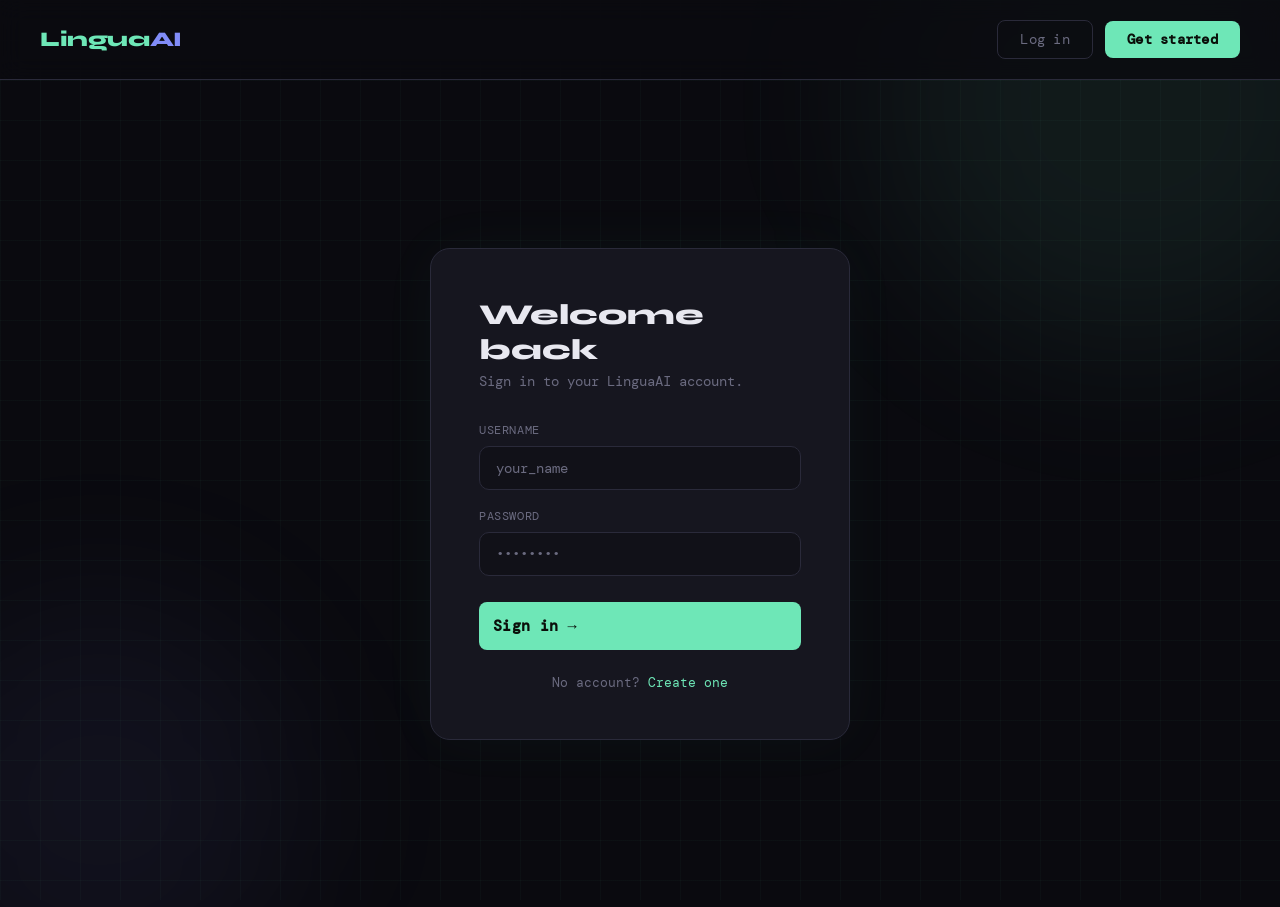
<file: linguaai/frontend/index.html>
<!doctype html>
<html lang="en">
  <head>
    <meta charset="UTF-8" />
    <meta name="viewport" content="width=device-width, initial-scale=1.0" />
    <title>LinguaAI — Voice Assistant</title>
    <link rel="stylesheet" href="static/css/style.css" />
  </head>
  <body>
    <div class="bg-grid"></div>
    <div class="bg-orb orb1"></div>
    <div class="bg-orb orb2"></div>

    <!-- NAV -->
    <nav>
      <div class="logo">Lingua<span>AI</span></div>
      <div class="nav-actions hidden" id="nav-actions">
        <button
          class="btn btn-ghost"
          onclick="window.location.href = 'login.html'"
        >
          Log in
        </button>
        <button
          class="btn btn-primary"
          onclick="window.location.href = 'register.html'"
        >
          Get started
        </button>
      </div>
      <div class="nav-actions" id="nav-user-bar">
        <span class="nav-user">👤 <span id="nav-username"></span></span>
        <button class="btn btn-danger" onclick="logout()">Sign out</button>
      </div>
    </nav>

    <!-- ASSISTANT PAGE -->
    <div class="page" style="position: relative; z-index: 1">
      <div class="assistant-layout">
        <!-- Sidebar -->
        <aside class="sidebar">
          <div class="sidebar-section">
            <h3>Language</h3>
            <select class="lang-select" id="lang-select">
              <option value="en">🇬🇧 English</option>
              <option value="hi">🇮🇳 Hindi</option>
              <option value="pa">🇮🇳 Punjabi</option>
              <option value="ur">🇵🇰 Urdu</option>
              <option value="es">🇪🇸 Spanish</option>
              <option value="fr">🇫🇷 French</option>
              <option value="de">🇩🇪 German</option>
              <option value="it">🇮🇹 Italian</option>
              <option value="pt">🇧🇷 Portuguese</option>
              <option value="ru">🇷🇺 Russian</option>
              <option value="zh-CN">🇨🇳 Chinese</option>
              <option value="ja">🇯🇵 Japanese</option>
              <option value="ko">🇰🇷 Korean</option>
              <option value="ar">🇸🇦 Arabic</option>
              <option value="bn">🇧🇩 Bengali</option>
              <option value="ta">🇮🇳 Tamil</option>
              <option value="te">🇮🇳 Telugu</option>
              <option value="tr">🇹🇷 Turkish</option>
            </select>
          </div>

          <div class="sidebar-section">
            <h3>Status</h3>
            <div class="status-row">
              <div class="status-dot green" id="backend-dot"></div>
              <span id="backend-status">Checking...</span>
            </div>
            <div class="status-row" style="margin-top: 8px">
              <div class="status-dot green" id="mic-dot"></div>
              <span id="mic-status">Mic ready</span>
            </div>
          </div>

          <div
            class="sidebar-section"
            style="
              flex: 1;
              overflow: hidden;
              display: flex;
              flex-direction: column;
            "
          >
            <div
              style="
                display: flex;
                align-items: center;
                justify-content: space-between;
                margin-bottom: 12px;
              "
            >
              <h3 style="margin-bottom: 0">Conversations</h3>
              <button
                class="btn btn-primary"
                style="
                  padding: 4px 12px;
                  font-size: 0.72rem;
                  border-radius: 6px;
                "
                onclick="newChat()"
              >
                + New
              </button>
            </div>
            <div
              class="history-list"
              id="history-list"
              style="overflow-y: auto; flex: 1"
            >
              <div style="font-size: 0.75rem; color: var(--muted)">
                No conversations yet
              </div>
            </div>
          </div>
        </aside>

        <!-- Chat Area -->
        <main class="chat-main">
          <div class="chat-messages" id="chat-messages">
            <div class="empty-state" id="empty-state">
              <div class="empty-icon">🌍</div>
              <h2>Start a conversation</h2>
              <p>
                Type or speak in any language. LinguaAI responds instantly —
                fast and free.
              </p>
              <div class="lang-chips">
                <span class="chip">🇮🇳 Hindi</span>
                <span class="chip">🇮🇳 Punjabi</span>
                <span class="chip">🇪🇸 Spanish</span>
                <span class="chip">🇯🇵 Japanese</span>
                <span class="chip">+ more</span>
              </div>
            </div>
          </div>

          <div class="voice-banner hidden" id="voice-banner">
            <span>🔴</span>
            <span id="voice-text">Listening...</span>
          </div>

          <div class="chat-input-bar">
            <div class="input-row">
              <button
                class="mic-btn"
                id="mic-btn"
                onclick="toggleMic()"
                title="Voice input"
              >
                🎤
              </button>
              <div class="input-wrap">
                <textarea
                  id="chat-input"
                  rows="1"
                  placeholder="Type a message or click 🎤 to speak..."
                  onkeydown="handleKey(event)"
                  oninput="autoResize(this)"
                ></textarea>
              </div>
              <button class="send-btn" id="send-btn" onclick="sendMessage()">
                ➤
              </button>
            </div>
            <div class="input-hint">
              Enter to send · Shift+Enter for new line · 🎤 for voice
            </div>
          </div>
        </main>
      </div>
    </div>

    <script src="static/js/api.js"></script>
    <script src="static/js/auth.js"></script>
    <script src="static/js/voice.js"></script>
    <script src="static/js/chat.js"></script>
    <script>
      const token = localStorage.getItem("lingua_token");
      const username = localStorage.getItem("lingua_user");
      if (!token || !username) {
        window.location.href = "login.html";
      } else {
        document.getElementById("nav-username").textContent = username;
        checkBackendStatus();
      }

      function logout() {
        localStorage.removeItem("lingua_token");
        localStorage.removeItem("lingua_user");
        window.location.href = "login.html";
      }
    </script>
  </body>
</html>
</file>
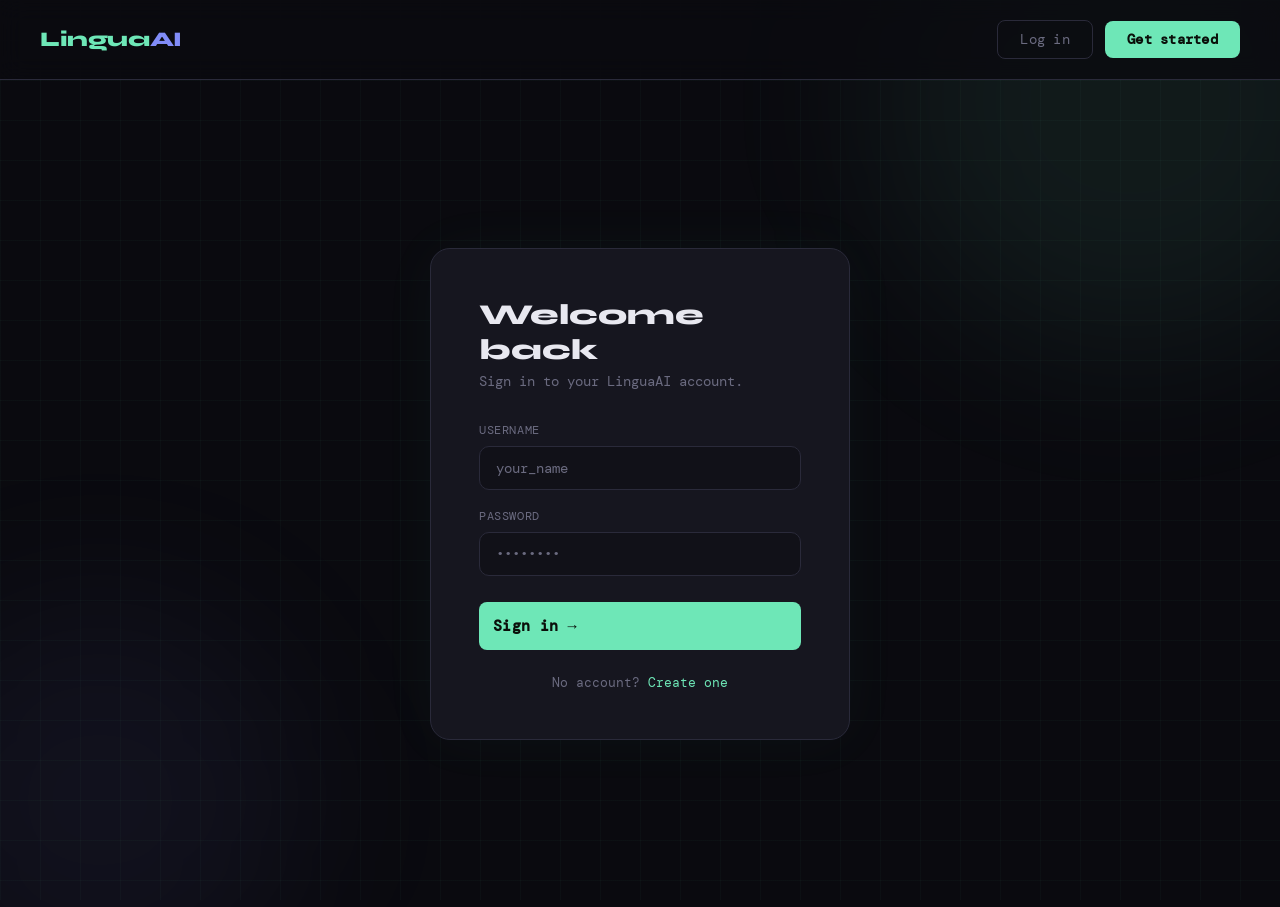
<file: linguaai/frontend/login.html>
<!DOCTYPE html>
<html lang="en">
<head>
  <meta charset="UTF-8" />
  <meta name="viewport" content="width=device-width, initial-scale=1.0" />
  <title>LinguaAI — Login</title>
  <link rel="stylesheet" href="static/css/style.css" />
</head>
<body>
<div class="bg-grid"></div>
<div class="bg-orb orb1"></div>
<div class="bg-orb orb2"></div>
<nav>
  <div class="logo">Lingua<span>AI</span></div>
  <div class="nav-actions">
    <button class="btn btn-ghost" onclick="window.location.href='login.html'">Log in</button>
    <button class="btn btn-primary" onclick="window.location.href='register.html'">Get started</button>
  </div>
</nav>

<div class="page" style="position:relative;z-index:1;">
  <div class="auth-wrapper">
    <div class="auth-card">
      <div class="auth-header">
        <h1>Welcome back</h1>
        <p>Sign in to your LinguaAI account.</p>
      </div>

      <div id="login-alert" class="alert hidden"></div>

      <div class="form-group">
        <label class="form-label">Username</label>
        <input class="form-input" id="login-username" type="text" placeholder="your_name" />
      </div>
      <div class="form-group">
        <label class="form-label">Password</label>
        <input class="form-input" id="login-password" type="password" placeholder="••••••••" />
      </div>

      <button class="btn btn-primary form-submit" onclick="doLogin()">Sign in →</button>

      <div class="form-switch">
        No account? <a href="register.html">Create one</a>
      </div>
    </div>
  </div>
</div>

<script src="static/js/api.js"></script>
<script src="static/js/auth.js"></script>
<script>
  function loginSuccess(token, username) {
    localStorage.setItem('lingua_token', token);
    localStorage.setItem('lingua_user', username);
    window.location.href = 'index.html';
  }
  if (localStorage.getItem('lingua_token')) window.location.href = 'index.html';
</script>
</body>
</html>
</file>
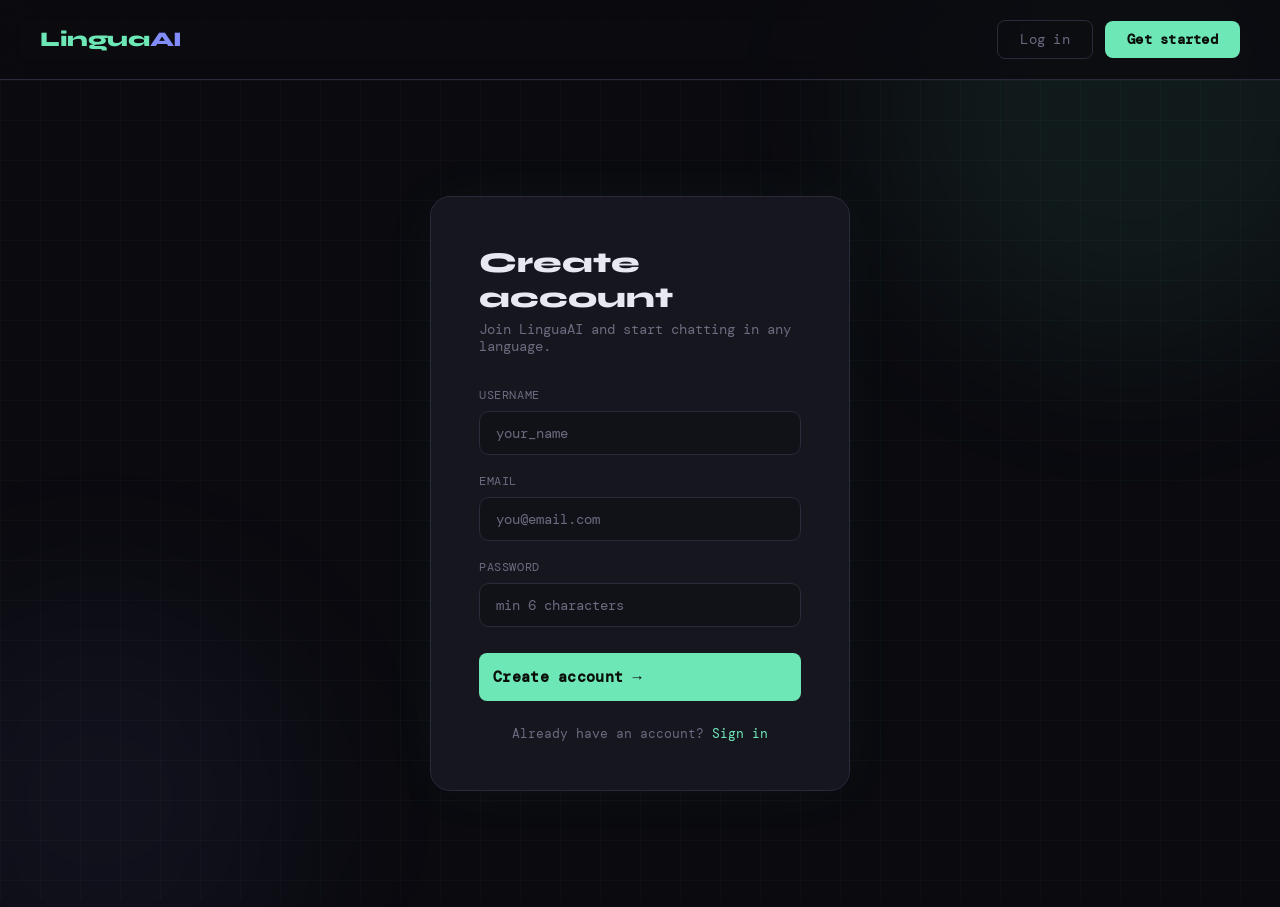
<file: linguaai/frontend/register.html>
<!doctype html>
<html lang="en">
  <head>
    <meta charset="UTF-8" />
    <meta name="viewport" content="width=device-width, initial-scale=1.0" />
    <title>LinguaAI — Register</title>
    <link rel="stylesheet" href="static/css/style.css" />
  </head>
  <body>
    <div class="bg-grid"></div>
    <div class="bg-orb orb1"></div>
    <div class="bg-orb orb2"></div>

    <nav>
      <div class="logo">Lingua<span>AI</span></div>
      <div class="nav-actions">
        <button
          class="btn btn-ghost"
          onclick="window.location.href = 'login.html'"
        >
          Log in
        </button>
        <button
          class="btn btn-primary"
          onclick="window.location.href = 'register.html'"
        >
          Get started
        </button>
      </div>
    </nav>

    <div class="page" style="position: relative; z-index: 1">
      <div class="auth-wrapper">
        <div class="auth-card">
          <div class="auth-header">
            <h1>Create account</h1>
            <p>Join LinguaAI and start chatting in any language.</p>
          </div>

          <div id="register-alert" class="alert hidden"></div>

          <div class="form-group">
            <label class="form-label">Username</label>
            <input
              class="form-input"
              id="reg-username"
              type="text"
              placeholder="your_name"
              autocomplete="off"
            />
          </div>
          <div class="form-group">
            <label class="form-label">Email</label>
            <input
              class="form-input"
              id="reg-email"
              type="email"
              placeholder="you@email.com"
            />
          </div>
          <div class="form-group">
            <label class="form-label">Password</label>
            <input
              class="form-input"
              id="reg-password"
              type="password"
              placeholder="min 6 characters"
            />
          </div>

          <button class="btn btn-primary form-submit" onclick="doRegister()">
            Create account →
          </button>

          <div class="form-switch">
            Already have an account? <a href="login.html">Sign in</a>
          </div>
        </div>
      </div>
    </div>

    <script src="static/js/api.js"></script>
    <script src="static/js/auth.js"></script>
    <script>
      // Override loginSuccess to redirect to assistant page
      function loginSuccess(token, username) {
        localStorage.setItem("lingua_token", token);
        localStorage.setItem("lingua_user", username);
        window.location.href = "index.html";
      }
      // redirect if already logged in
      if (localStorage.getItem("lingua_token"))
        window.location.href = "index.html";
    </script>
  </body>
</html>
</file>
<file: linguaai/frontend/static/css/style.css>
@import url('https://fonts.googleapis.com/css2?family=Syne:wght@400;600;700;800&family=DM+Mono:ital,wght@0,300;0,400;1,300&display=swap');

:root {
  --bg: #0a0a0f;
  --surface: #111118;
  --card: #16161f;
  --border: #2a2a3a;
  --accent: #6ee7b7;
  --accent2: #818cf8;
  --accent3: #fb7185;
  --text: #e8e8f0;
  --muted: #6b6b80;
  --glow: rgba(110,231,183,0.15);
}

* { box-sizing: border-box; margin: 0; padding: 0; }

body {
  font-family: 'DM Mono', monospace;
  background: var(--bg);
  color: var(--text);
  min-height: 100vh;
  overflow-x: hidden;
}

/* ── Background ── */
.bg-grid {
  position: fixed; inset: 0; z-index: 0;
  background-image:
    linear-gradient(rgba(110,231,183,0.03) 1px, transparent 1px),
    linear-gradient(90deg, rgba(110,231,183,0.03) 1px, transparent 1px);
  background-size: 40px 40px;
  pointer-events: none;
}
.bg-orb { position: fixed; border-radius: 50%; filter: blur(80px); pointer-events: none; z-index: 0; }
.orb1 { width:500px;height:500px;background:rgba(110,231,183,0.07);top:-150px;right:-100px; }
.orb2 { width:400px;height:400px;background:rgba(129,140,248,0.06);bottom:-100px;left:-100px; }

.page { position: relative; z-index: 1; }
.hidden { display: none !important; }

/* ── NAV ── */
nav {
  display: flex; align-items: center; justify-content: space-between;
  padding: 20px 40px; border-bottom: 1px solid var(--border);
  background: rgba(10,10,15,0.8); backdrop-filter: blur(12px);
  position: sticky; top: 0; z-index: 100;
}
.logo { font-family: 'Syne', sans-serif; font-weight: 800; font-size: 1.3rem; color: var(--accent); letter-spacing: -0.02em; }
.logo span { color: var(--accent2); }
.nav-actions { display: flex; gap: 12px; align-items: center; }
.nav-user { font-size: 0.75rem; color: var(--muted); border: 1px solid var(--border); border-radius: 999px; padding: 6px 14px; }
.nav-user span { color: var(--accent); }

/* ── Buttons ── */
.btn {
  display: inline-flex; align-items: center; gap: 8px;
  padding: 10px 22px; border-radius: 8px; font-family: 'DM Mono', monospace;
  font-size: 0.85rem; cursor: pointer; transition: all 0.2s; border: none;
  font-weight: 400; letter-spacing: 0.02em;
}
.btn-primary { background: var(--accent); color: #0a0f0a; font-weight: 600; }
.btn-primary:hover { background: #a7f3d0; transform: translateY(-1px); box-shadow: 0 0 20px var(--glow); }
.btn-ghost { background: transparent; color: var(--muted); border: 1px solid var(--border); }
.btn-ghost:hover { border-color: var(--accent); color: var(--accent); }
.btn-danger { background: transparent; color: var(--accent3); border: 1px solid rgba(251,113,133,0.3); }
.btn-danger:hover { background: rgba(251,113,133,0.1); }
.btn:disabled { opacity: 0.4; cursor: not-allowed; transform: none; }

/* ── Auth ── */
.auth-wrapper { display: flex; align-items: center; justify-content: center; min-height: calc(100vh - 73px); padding: 40px 20px; }
.auth-card { background: var(--card); border: 1px solid var(--border); border-radius: 20px; padding: 48px; width: 100%; max-width: 420px; box-shadow: 0 0 60px rgba(110,231,183,0.04); }
.auth-header { margin-bottom: 32px; }
.auth-header h1 { font-family: 'Syne', sans-serif; font-size: 1.8rem; font-weight: 800; color: var(--text); margin-bottom: 6px; }
.auth-header p { color: var(--muted); font-size: 0.85rem; }

.form-group { margin-bottom: 18px; }
.form-label { display: block; font-size: 0.75rem; color: var(--muted); margin-bottom: 8px; letter-spacing: 0.05em; text-transform: uppercase; }
.form-input { width: 100%; background: var(--surface); border: 1px solid var(--border); border-radius: 10px; padding: 12px 16px; color: var(--text); font-family: 'DM Mono', monospace; font-size: 0.9rem; outline: none; transition: border-color 0.2s, box-shadow 0.2s; }
.form-input:focus { border-color: var(--accent); box-shadow: 0 0 0 3px var(--glow); }
.form-input::placeholder { color: var(--muted); }
.form-submit { width: 100%; padding: 14px; font-size: 0.95rem; margin-top: 8px; }
.form-switch { text-align: center; margin-top: 24px; font-size: 0.82rem; color: var(--muted); }
.form-switch a { color: var(--accent); cursor: pointer; text-decoration: none; }
.form-switch a:hover { text-decoration: underline; }

.alert { padding: 12px 16px; border-radius: 8px; font-size: 0.82rem; margin-bottom: 20px; display: flex; align-items: center; gap: 8px; }
.alert-error { background: rgba(251,113,133,0.1); border: 1px solid rgba(251,113,133,0.3); color: #fca5a5; }
.alert-success { background: rgba(110,231,183,0.1); border: 1px solid rgba(110,231,183,0.3); color: var(--accent); }

/* ── Assistant Layout ── */
.assistant-layout { display: grid; grid-template-columns: 280px 1fr; min-height: calc(100vh - 73px); }

.sidebar { background: var(--surface); border-right: 1px solid var(--border); padding: 24px; display: flex; flex-direction: column; gap: 24px; }
.sidebar-section h3 { font-size: 0.7rem; text-transform: uppercase; letter-spacing: 0.1em; color: var(--muted); margin-bottom: 12px; }
.lang-select { width: 100%; background: var(--card); border: 1px solid var(--border); border-radius: 10px; padding: 10px 14px; color: var(--text); font-family: 'DM Mono', monospace; font-size: 0.85rem; outline: none; cursor: pointer; }
.lang-select:focus { border-color: var(--accent); }

.status-row { display: flex; align-items: center; gap: 8px; font-size: 0.78rem; color: var(--muted); }
.status-dot { width: 8px; height: 8px; border-radius: 50%; background: var(--muted); flex-shrink: 0; transition: background 0.3s; }
.status-dot.green { background: var(--accent); box-shadow: 0 0 6px var(--accent); }
.status-dot.red { background: var(--accent3); }
.status-dot.pulse { background: var(--accent3); animation: pulse-dot 1s ease-in-out infinite; }
@keyframes pulse-dot { 0%,100% { box-shadow: 0 0 0 0 rgba(251,113,133,0.7); } 50% { box-shadow: 0 0 0 6px rgba(251,113,133,0); } }

.history-list { display: flex; flex-direction: column; gap: 6px; }
.history-item { font-size: 0.75rem; color: var(--muted); padding: 8px 10px; background: var(--card); border-radius: 6px; border: 1px solid transparent; transition: all 0.15s; white-space: nowrap; overflow: hidden; text-overflow: ellipsis; }
.history-item:hover { border-color: var(--border); color: var(--text); }
.clear-btn { width: 100%; padding: 8px; font-size: 0.78rem; border-radius: 8px; }

/* ── Chat ── */
.chat-main { display: flex; flex-direction: column; height: calc(100vh - 73px); }
.chat-messages { flex: 1; overflow-y: auto; padding: 32px; display: flex; flex-direction: column; gap: 20px; scroll-behavior: smooth; }
.chat-messages::-webkit-scrollbar { width: 4px; }
.chat-messages::-webkit-scrollbar-thumb { background: var(--border); border-radius: 4px; }

.empty-state { flex: 1; display: flex; flex-direction: column; align-items: center; justify-content: center; text-align: center; gap: 16px; color: var(--muted); padding: 40px; }
.empty-icon { width: 80px; height: 80px; border-radius: 50%; background: var(--card); border: 1px solid var(--border); display: flex; align-items: center; justify-content: center; font-size: 2rem; }
.empty-state h2 { font-family: 'Syne', sans-serif; font-size: 1.2rem; color: var(--text); }
.empty-state p { font-size: 0.82rem; max-width: 300px; line-height: 1.6; }
.lang-chips { display: flex; flex-wrap: wrap; gap: 6px; justify-content: center; margin-top: 8px; }
.chip { background: var(--card); border: 1px solid var(--border); border-radius: 999px; padding: 4px 12px; font-size: 0.72rem; color: var(--muted); }

.message { display: flex; gap: 12px; animation: msg-in 0.3s ease; }
@keyframes msg-in { from { opacity: 0; transform: translateY(10px); } to { opacity: 1; transform: translateY(0); } }
.message.user { flex-direction: row-reverse; }

.msg-avatar { width: 32px; height: 32px; border-radius: 50%; flex-shrink: 0; display: flex; align-items: center; justify-content: center; font-size: 0.8rem; }
.msg-avatar.ai { background: var(--glow); border: 1px solid rgba(110,231,183,0.3); color: var(--accent); }
.msg-avatar.user { background: rgba(129,140,248,0.15); border: 1px solid rgba(129,140,248,0.3); color: var(--accent2); }

.msg-bubble { max-width: 65%; padding: 14px 18px; border-radius: 14px; font-size: 0.88rem; line-height: 1.65; }
.msg-bubble.ai { background: var(--card); border: 1px solid var(--border); border-top-left-radius: 4px; }
.msg-bubble.user { background: rgba(110,231,183,0.08); border: 1px solid rgba(110,231,183,0.2); border-top-right-radius: 4px; }
.msg-meta { font-size: 0.68rem; color: var(--muted); margin-top: 4px; }

.typing-indicator { display: flex; gap: 4px; align-items: center; padding: 6px 0; }
.typing-dot { width: 6px; height: 6px; border-radius: 50%; background: var(--muted); animation: bounce 1.2s ease-in-out infinite; }
.typing-dot:nth-child(2) { animation-delay: 0.2s; }
.typing-dot:nth-child(3) { animation-delay: 0.4s; }
@keyframes bounce { 0%,60%,100% { transform: translateY(0); } 30% { transform: translateY(-6px); } }

/* ── Input Bar ── */
.chat-input-bar { border-top: 1px solid var(--border); padding: 20px 32px; background: var(--surface); }
.input-row { display: flex; gap: 12px; align-items: flex-end; }
.input-wrap { flex: 1; background: var(--card); border: 1px solid var(--border); border-radius: 14px; padding: 12px 16px; display: flex; align-items: flex-end; gap: 10px; transition: border-color 0.2s; }
.input-wrap:focus-within { border-color: var(--accent); }
#chat-input { flex: 1; background: none; border: none; outline: none; color: var(--text); font-family: 'DM Mono', monospace; font-size: 0.88rem; resize: none; max-height: 120px; line-height: 1.5; }
#chat-input::placeholder { color: var(--muted); }

.mic-btn { width: 48px; height: 48px; border-radius: 50%; border: 1px solid var(--border); cursor: pointer; display: flex; align-items: center; justify-content: center; font-size: 1.2rem; transition: all 0.2s; flex-shrink: 0; background: var(--card); color: var(--muted); }
.mic-btn:hover { border-color: var(--accent); color: var(--accent); }
.mic-btn.listening { background: rgba(251,113,133,0.15); border-color: var(--accent3); color: var(--accent3); animation: mic-pulse 1.5s ease-in-out infinite; }
@keyframes mic-pulse { 0%,100% { box-shadow: 0 0 0 0 rgba(251,113,133,0.4); } 50% { box-shadow: 0 0 0 10px rgba(251,113,133,0); } }

.send-btn { width: 48px; height: 48px; border-radius: 50%; border: none; cursor: pointer; background: var(--accent); color: #0a0f0a; font-size: 1.1rem; display: flex; align-items: center; justify-content: center; transition: all 0.2s; flex-shrink: 0; }
.send-btn:hover { background: #a7f3d0; transform: scale(1.05); }
.send-btn:disabled { opacity: 0.4; cursor: not-allowed; transform: none; }

.input-hint { font-size: 0.7rem; color: var(--muted); margin-top: 8px; text-align: center; }
.voice-banner { background: rgba(251,113,133,0.08); border-top: 1px solid rgba(251,113,133,0.2); padding: 8px 32px; font-size: 0.78rem; color: var(--accent3); display: flex; align-items: center; gap: 8px; }

@media (max-width: 700px) {
  .assistant-layout { grid-template-columns: 1fr; }
  .sidebar { display: none; }
  nav { padding: 16px 20px; }
  .chat-messages { padding: 20px; }
  .chat-input-bar { padding: 16px 20px; }
}
</file>
